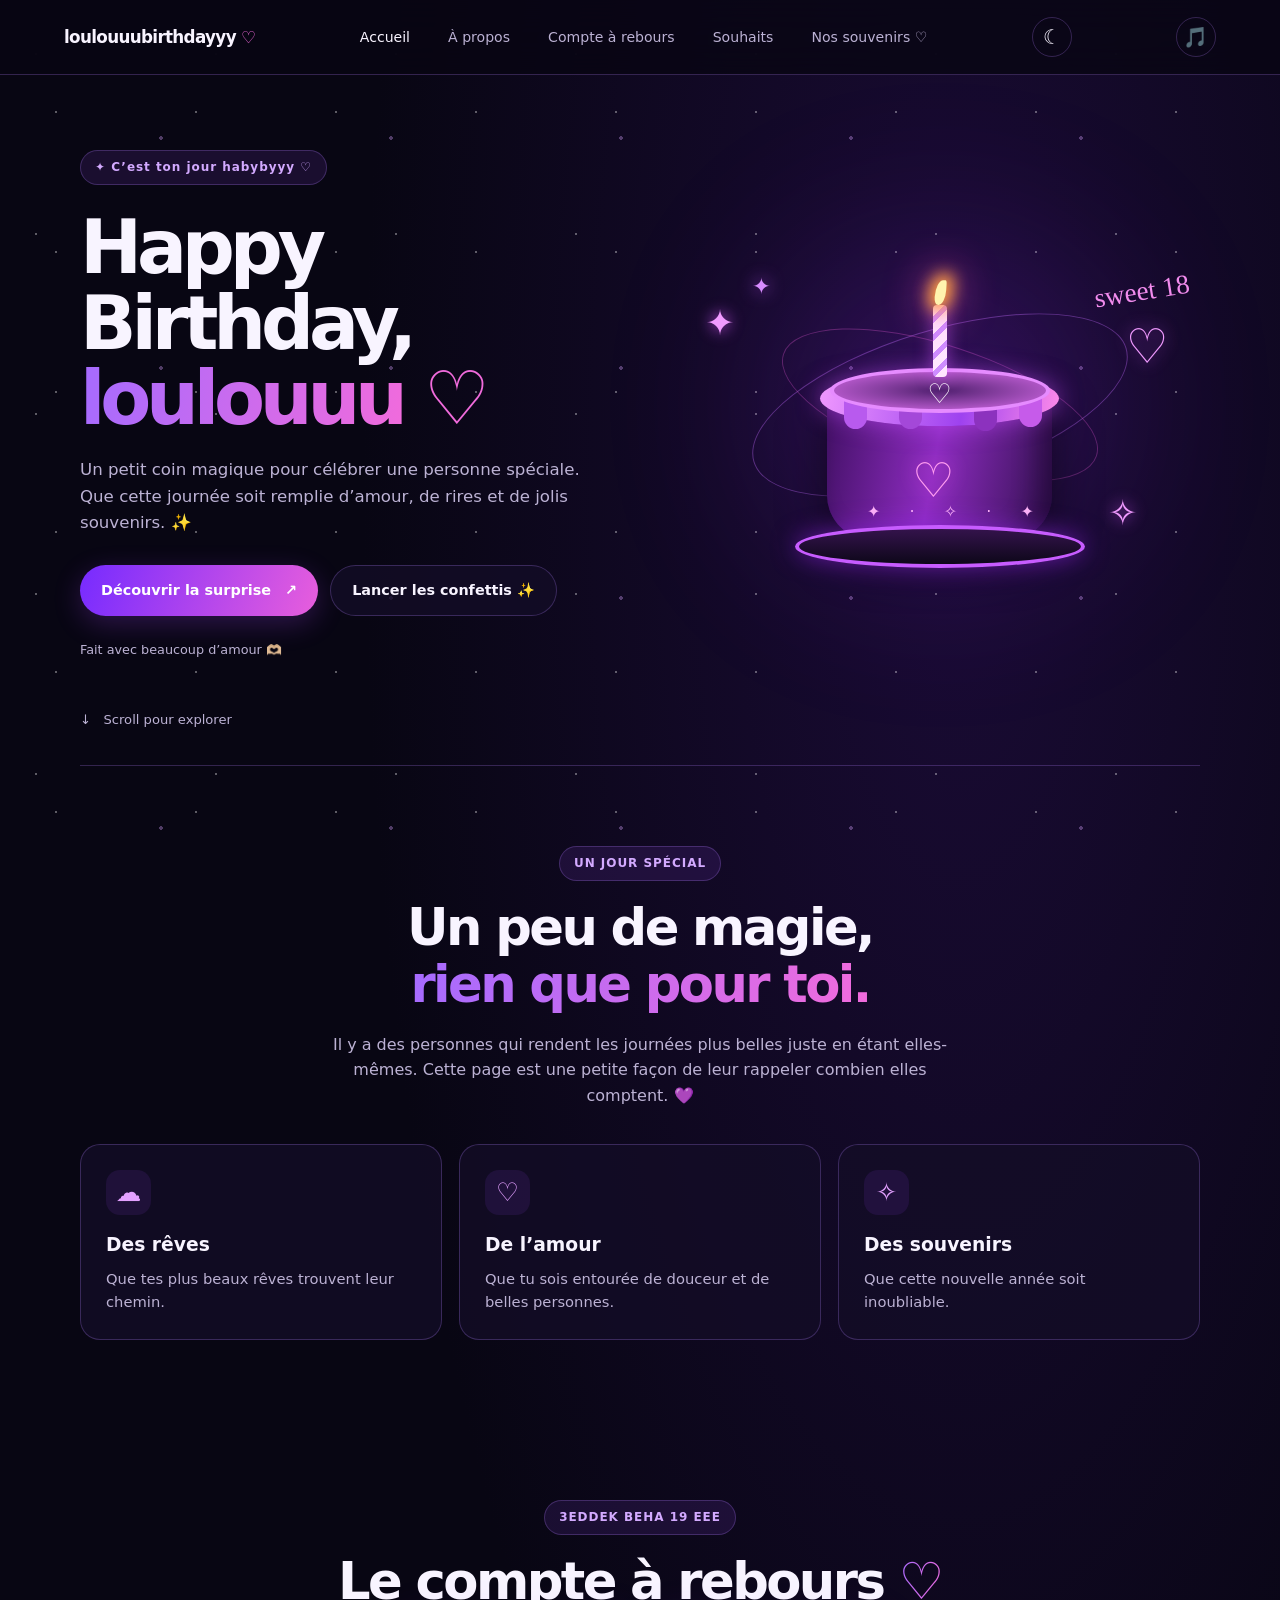
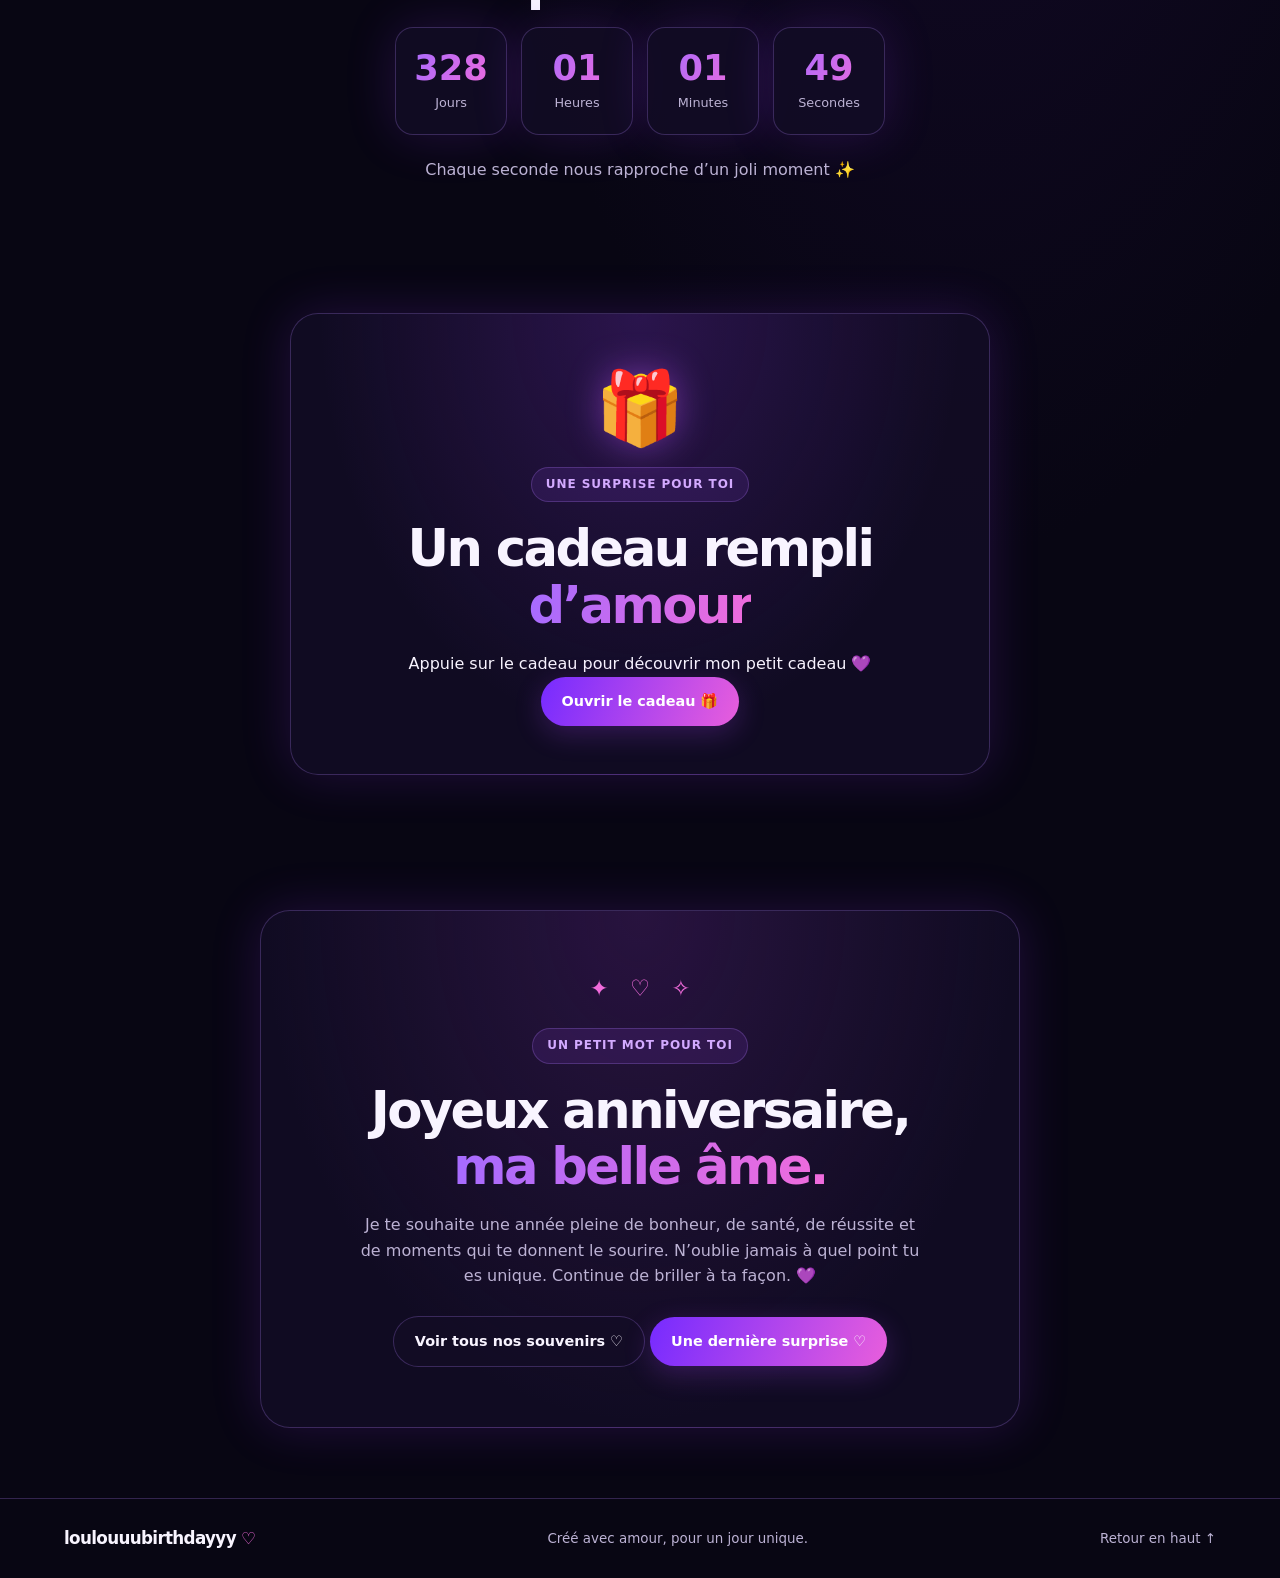
<file: index.html>
<!DOCTYPE html>
<html lang="fr">
<head>
  <meta charset="UTF-8">
  <meta name="viewport" content="width=device-width, initial-scale=1.0">
  <meta name="theme-color" content="#080613">
  <meta name="description" content="Une petite page magique pour célébrer un anniversaire spécial.">
  <title>loulouuubirthdayyy 🫶🏼</title>
  <link rel="stylesheet" href="assets/css/style.css">
  <script src="assets/js/script.js" defer></script>
</head>
<body>
  <div class="stars" aria-hidden="true"></div>
  <header class="navbar">
    <a class="brand" href="#home">loulouuubirthdayyy <span>♡</span></a>
    <button class="menu-toggle" aria-label="Ouvrir le menu" aria-expanded="false">☰</button>
    <nav class="nav-links">
      <a href="#home">Accueil</a>
      <a href="#about">À propos</a>
      <a href="#countdown">Compte à rebours</a>
      <a href="#wishes">Souhaits</a>
      <a href="gallery.html">Nos souvenirs ♡</a>
    </nav>
    <button id="themeToggle" class="icon-button" aria-label="Changer le thème">☾</button>
    <audio id="bg-music" loop>
    <source src="assets/Sting - Shape of My Heart (Lyrics).mp3" type="audio/mpeg">
    </audio>

    <button   class="icon-button" onclick="const music = document.getElementById('bg-music');  music.paused ? music.play() : music.pause();">
      🎵
    </button>
  </header>

  <main>
    <section id="home" class="hero section">
      <div class="hero-copy reveal">
        <span class="eyebrow">✦ C’est ton jour habybyyy ♡</span>
        <h1>Happy Birthday,<br><span>loulouuu</span> <span class="heart">♡</span></h1>
        <p>Un petit coin magique pour célébrer une personne spéciale. Que cette journée soit remplie d’amour, de rires et de jolis souvenirs. ✨</p>
        <div class="hero-actions">
          <a class="button primary" href="#wishes">Découvrir la surprise <span>↗</span></a>
          <button class="button secondary" id="confettiButton">Lancer les confettis ✨</button>
        </div>
        <p class="tiny-note">Fait avec beaucoup d’amour 🫶🏼</p>
      </div>
      <div class="cake-scene reveal" aria-label="Illustration d’un gâteau d’anniversaire">
        <div class="orbit orbit-one"></div><div class="orbit orbit-two"></div>
        <div class="spark spark-a">✦</div><div class="spark spark-b">♡</div><div class="spark spark-c">✧</div>
        <div class="candle"><div class="flame"></div></div>
        <div class="cake-top"><span>♡</span></div>
        <div class="cake-body"><div class="icing"></div><div class="cake-heart">♡</div><div class="sprinkles">✦ · ✧ · ✦</div></div>
        <div class="cake-plate"></div>
        <div class="handwritten">sweet 18 </div>
      </div>
      <a class="scroll-cue" href="#about">↓ &nbsp; Scroll pour explorer</a>
    </section>

    <section id="about" class="section about reveal">
      <div class="section-heading">
        <span class="eyebrow">UN JOUR SPÉCIAL</span>
        <h2>Un peu de magie,<br><span>rien que pour toi.</span></h2>
      </div>
      <p>Il y a des personnes qui rendent les journées plus belles juste en étant elles-mêmes. Cette page est une petite façon de leur rappeler combien elles comptent. 💜</p>
      <div class="mini-cards">
        <article class="mini-card"><span class="card-icon">☁</span><h3>Des rêves</h3><p>Que tes plus beaux rêves trouvent leur chemin.</p></article>
        <article class="mini-card"><span class="card-icon">♡</span><h3>De l’amour</h3><p>Que tu sois entourée de douceur et de belles personnes.</p></article>
        <article class="mini-card"><span class="card-icon">✧</span><h3>Des souvenirs</h3><p>Que cette nouvelle année soit inoubliable.</p></article>
      </div>
    </section>

    <section id="countdown" class="section countdown-section reveal">
      <span class="eyebrow">3EDDEK BEHA 19 EEE</span>
      <h2>Le compte à rebours <span>♡</span></h2>
      
      <div class="countdown" aria-live="polite">
        <div class="time-box"><strong id="days">00</strong><span>Jours</span></div>
        <div class="time-box"><strong id="hours">00</strong><span>Heures</span></div>
        <div class="time-box"><strong id="minutes">00</strong><span>Minutes</span></div>
        <div class="time-box"><strong id="seconds">00</strong><span>Secondes</span></div>
      </div>
      <p id="countdownMessage" class="countdown-message">Chaque seconde nous rapproche d’un joli moment ✨</p>
    </section>

    <section  id="wishes" class="section wishes reveal">
      <div class="gift-card">
        <div class="gift-emoji" aria-hidden="true">🎁</div>
        <span class="eyebrow">UNE SURPRISE POUR TOI</span>
        <h2>Un cadeau rempli <span>d’amour</span></h2>
        <p>Appuie sur le cadeau pour découvrir mon petit cadeau 💜</p>
        <button class="button primary" id="familyGiftButton">Ouvrir le cadeau 🎁</button>
      </div>
    </section>

    <section id="gift" class="section gift-section reveal">
      <div class="wish-card">
        <div class="wish-decoration">✦ &nbsp; ♡ &nbsp; ✧</div>
        <span class="eyebrow">UN PETIT MOT POUR TOI</span>
        <h2>Joyeux anniversaire,<br><span>ma belle âme.</span></h2>
        <p>Je te souhaite une année pleine de bonheur, de santé, de réussite et de moments qui te donnent le sourire. N’oublie jamais à quel point tu es unique. Continue de briller à ta façon. 💜</p>
        <a class="button secondary" href="gallery.html">Voir tous nos souvenirs ♡</a>
        <button class="button primary" id="wishButton">Une dernière surprise ♡</button>
        <p id="secretMessage" class="secret-message" hidden>appy birthday ya rou7i w ya a7la 7aja saretli fi 7yeti ❤️🎂 N7ebek barcha barcha w  ma na3rech kifeh nousseflk  9addeh enti ghalya 3andi w 9addeh wjoudik badelli 7yeti lel a7sen Enti moch juste gf enti okhti w sahebti w rou7i w el 3abd eli dima n7ess m3ah eli denya mazelt fiha 7ajet behin. D5alt l7yeti w badelt fiha barcha 7ajet lel behi, farra7tini fi wa9t eli kont nst7a9 fih chkoun yfarra7ni w khallitni n7ess b7ajet mahelhom ma kontch netwa9a3hom Ma fama 7atta kelma tnajem toussef  9addeh n7ebek w 9addeh n9adderek w n7med raby eli 3raftk❤️🥹
Fi 3id miledik, netmannalek men 9albi kol khir fi denya, netmannalek far7a ma toufech ra7et bel netmana rabi y7a99a9lek kol 7olm fi 9albek w y3awadhlek 3la kol mara t3ebt fehaa  w kol mara bkit Netmannalek dima nchoufek tdh7ek  men 9albek far7ana w merte7a w nchhlh rabbi dima y7ot fi tri9ek nes t7ebek w yba3ed 3lik kol chay ynajjem ydhorek 🥹🤍
W n7ebek ta3ref 7aja lenti 3andek blasa fi 9albi ma ya5ouha 7atta 7ad mahma hazetna denya w daret bina enti dima bech tab9a  ensen 3ziz 3leya N7ebek fi far7ek w fi hoznek fi 9owtek w fi dho3fek w dima n7eb nkoun janbek kif ma enti kont ahsen supporter N7eb nchoufek dima toussel lkol chay tetmaneh w nkounou dima ma badhna n3ichou barcha hajet mezyenin nethakrouhom ki nkebrou ❤️
Kol 3am w enty mzyena Kol 3am w enti far7ti   w a7la cadeau 3tethouli denya
Happy birthday my favorite person, my safe place, w a7la bnaya sghyra fi 7yeti I love you more than words could ever explain ya rou7i ❤️🥹🫶🏻
Urs Youssef
      </div>
    </section>

    <div class="video-modal" id="familyVideoModal" hidden role="dialog" aria-modal="true" aria-label="Vidéo de la famille">
      <div class="video-modal-card">
        <header>
         
    <audio id="bg-music" loop>
    <source src="assets/Sting - Shape of My Heart (Lyrics).mp3" type="audio/mpeg">
    </audio>

    <button   class="icon-button" onclick="const music = document.getElementById('bg-music');  music.paused ? music.play() : music.pause();">
      🎵
    </button> 
        </header>
        <button class="modal-close" id="closeFamilyVideo" aria-label="Fermer">×</button>
        <span class="eyebrow">DE TOUT LE MONDE, AVEC AMOUR</span>
        <h2>Joyeux anniversaire ! 💜</h2>
        <p>Un petit message , rien que pour toi.</p>
        <video id="familyVideo" controls playsinline preload="metadata">
          <source src="assets/media/df9ad599-d411-4755-a5cb-c3de4519834f.mp4" type="video/mp4">
          Ton navigateur ne peut pas lire cette vidéo.
        </video>
        
      </div>
    </div>

    
  </main>

  <footer><a class="brand" href="#home">loulouuubirthdayyy <span>♡</span></a><p>Créé avec amour, pour un jour unique.</p><a href="#home" class="back-top">Retour en haut ↑</a></footer>
  <div id="confettiLayer" class="confetti-layer" aria-hidden="true"></div>
</body>
</html>
</file>
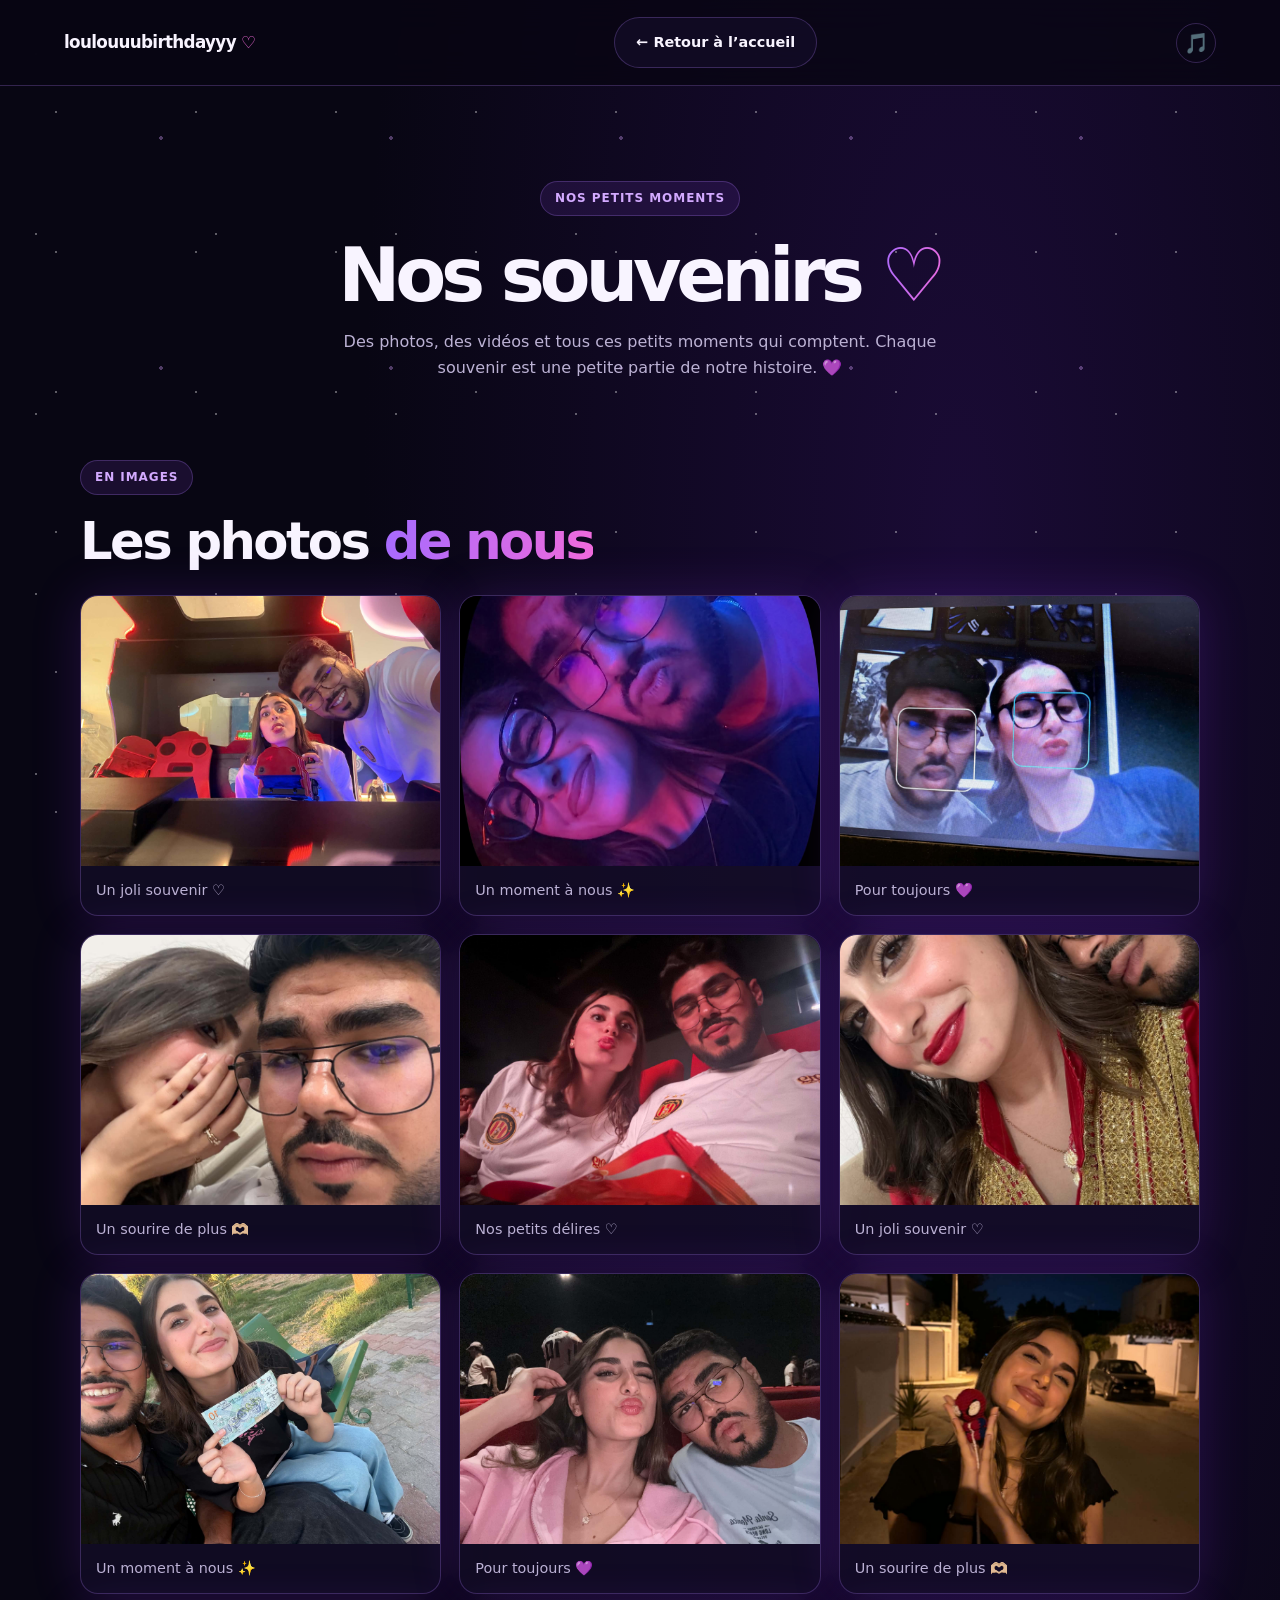
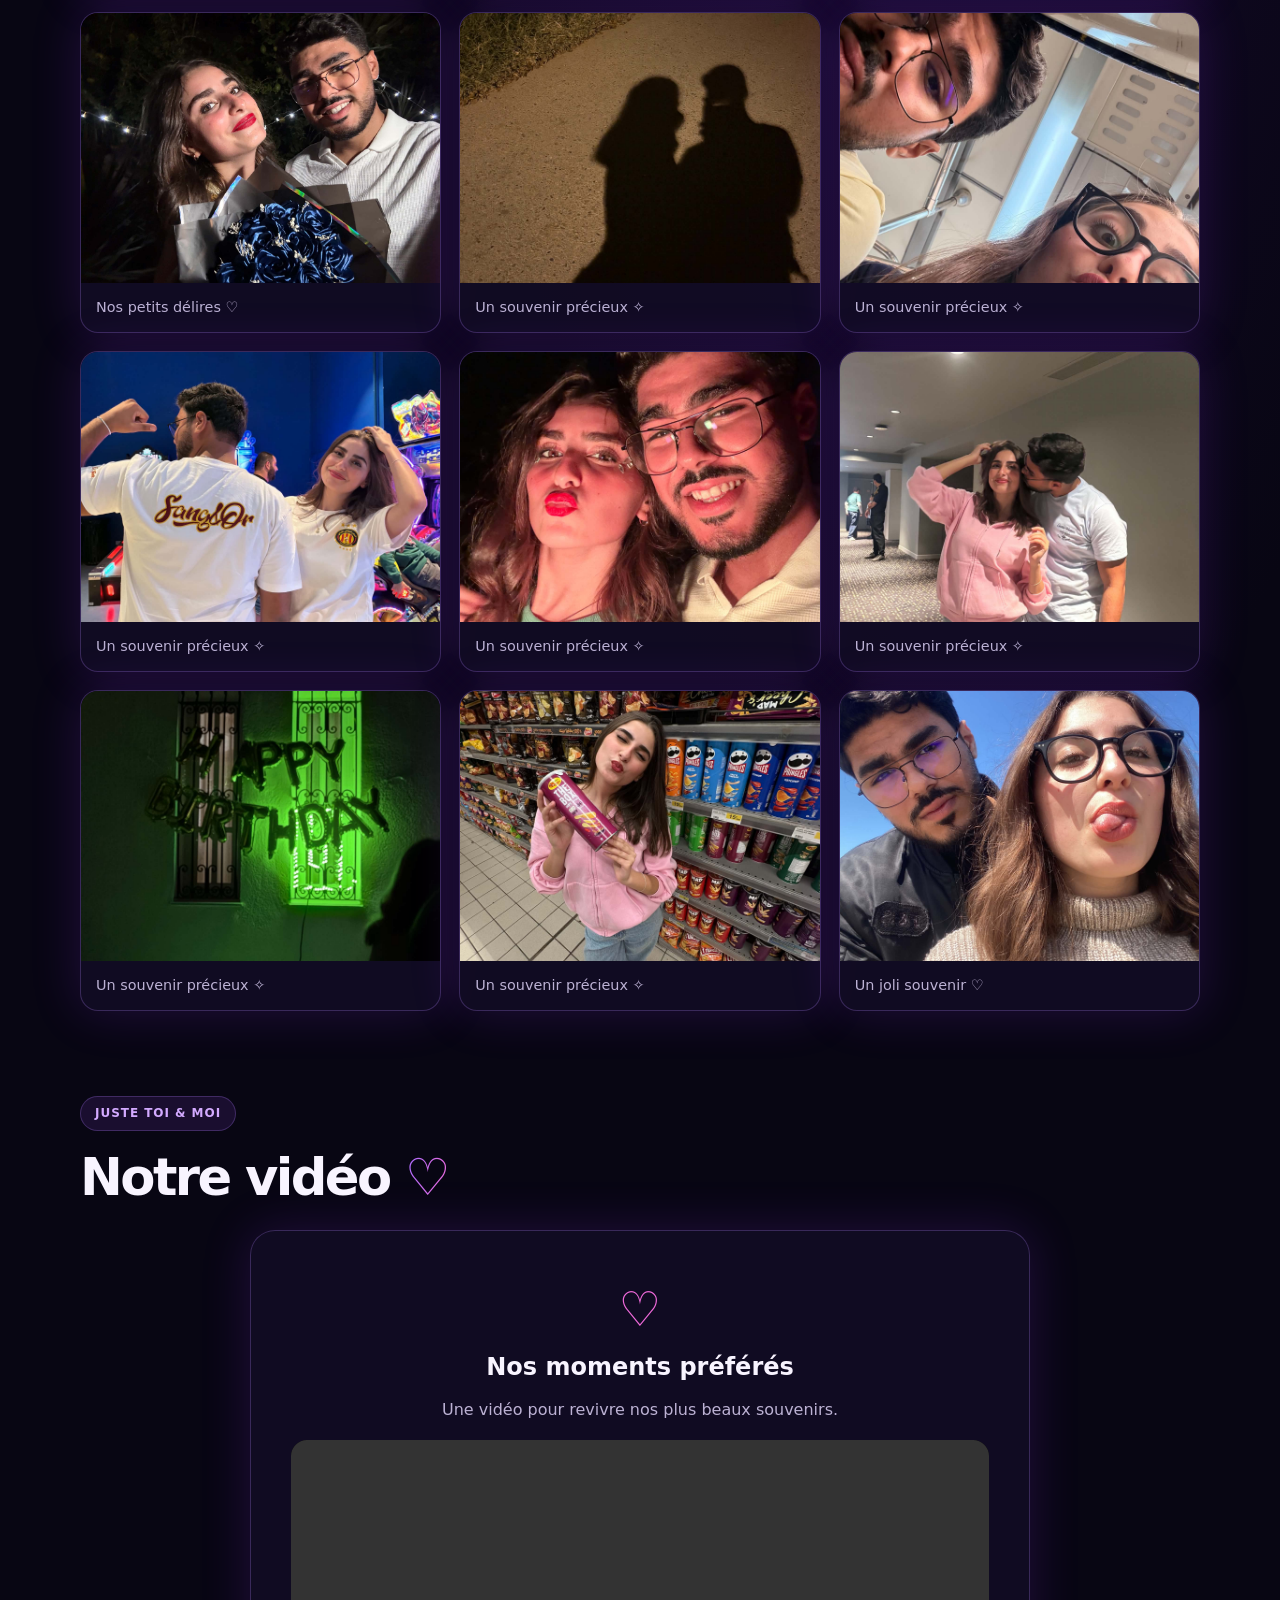
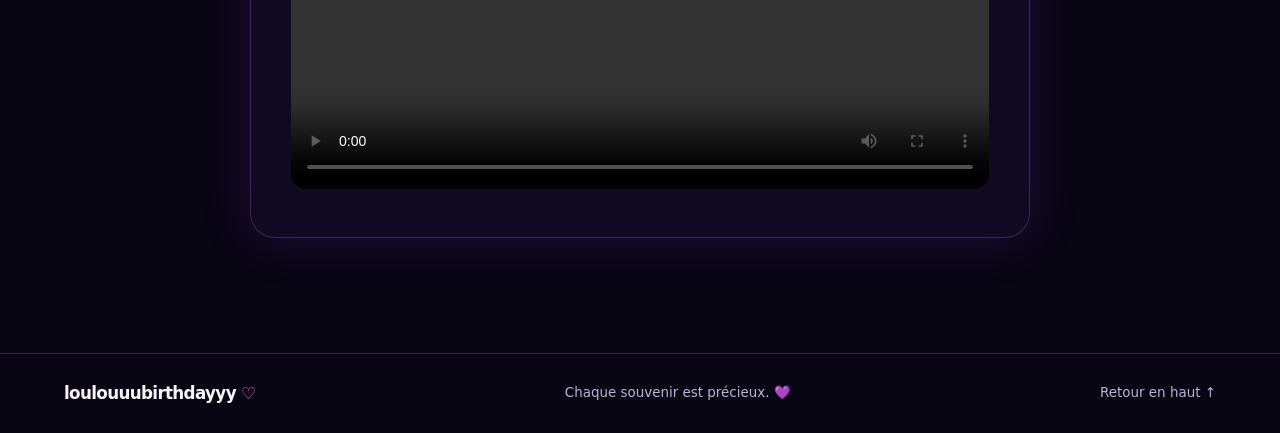
<file: gallery.html>
<!DOCTYPE html>
<html lang="fr">
<head>
  <meta charset="UTF-8">
  <meta name="viewport" content="width=device-width, initial-scale=1.0">
  <meta name="theme-color" content="#080613">
  <title>Nos souvenirs ♡ | loulouuubirthdayyy</title>
  <link rel="stylesheet" href="assets/css/style.css">
  <script src="assets/js/gallery.js" defer></script>
</head>
<body>
  <div class="stars" aria-hidden="true"></div>
  <header class="navbar">
    <a class="brand" href="index.html">loulouuubirthdayyy <span>♡</span></a>
    <a class="button secondary" href="index.html">← Retour à l’accueil</a>
    <audio id="bg-music" loop>
    <source src="assets/Sting - Shape of My Heart (Lyrics).mp3" type="audio/mpeg">
    </audio>

    <button   class="icon-button" onclick="const music = document.getElementById('bg-music');  music.paused ? music.play() : music.pause();">
      🎵
    </button>
  </header>
  <main>
    <section class="section gallery-hero reveal visible">
      <span class="eyebrow">NOS PETITS MOMENTS</span>
      <h1>Nos souvenirs <span>♡</span></h1>
      <p>Des photos, des vidéos et tous ces petits moments qui comptent. Chaque souvenir est une petite partie de notre histoire. 💜</p>
    </section>
    <section class="section gallery-section">
      <div class="gallery-heading">
        <div><span class="eyebrow">EN IMAGES</span><h2>Les photos <span>de nous</span></h2></div>
        
      </div>
      <div class="photo-grid">
        <figure class="photo-card"><img src="assets/media/1.jpg" alt="Souvenir photo 1" onerror="this.parentElement.classList.add('placeholder');this.style.display='none'"><figcaption>Un joli souvenir ♡</figcaption></figure>
        <figure class="photo-card"><img src="assets/media/2.jpg" alt="Souvenir photo 2" onerror="this.parentElement.classList.add('placeholder');this.style.display='none'"><figcaption>Un moment à nous ✨</figcaption></figure>
        <figure class="photo-card"><img src="assets/media/3.jpg" alt="Souvenir photo 3" onerror="this.parentElement.classList.add('placeholder');this.style.display='none'"><figcaption>Pour toujours 💜</figcaption></figure>
        <figure class="photo-card"><img src="assets/media/5.jpg" alt="Souvenir photo 4" onerror="this.parentElement.classList.add('placeholder');this.style.display='none'"><figcaption>Un sourire de plus 🫶🏼</figcaption></figure>
        <figure class="photo-card"><img src="assets/media/6.jpg" alt="Souvenir photo 5" onerror="this.parentElement.classList.add('placeholder');this.style.display='none'"><figcaption>Nos petits délires ♡</figcaption></figure>
        <figure class="photo-card"><img src="assets/media/7.jpg" alt="Souvenir photo 1" onerror="this.parentElement.classList.add('placeholder');this.style.display='none'"><figcaption>Un joli souvenir ♡</figcaption></figure>
        <figure class="photo-card"><img src="assets/media/8.jpg" alt="Souvenir photo 2" onerror="this.parentElement.classList.add('placeholder');this.style.display='none'"><figcaption>Un moment à nous ✨</figcaption></figure>
        <figure class="photo-card"><img src="assets/media/9.jpg" alt="Souvenir photo 3" onerror="this.parentElement.classList.add('placeholder');this.style.display='none'"><figcaption>Pour toujours 💜</figcaption></figure>
        <figure class="photo-card"><img src="assets/media/10.jpg" alt="Souvenir photo 4" onerror="this.parentElement.classList.add('placeholder');this.style.display='none'"><figcaption>Un sourire de plus 🫶🏼</figcaption></figure>
        <figure class="photo-card"><img src="assets/media/11.jpg" alt="Souvenir photo 5" onerror="this.parentElement.classList.add('placeholder');this.style.display='none'"><figcaption>Nos petits délires ♡</figcaption></figure>
        <figure class="photo-card"><img src="assets/media/12.jpg" alt="Souvenir photo 6" onerror="this.parentElement.classList.add('placeholder');this.style.display='none'"><figcaption>Un souvenir précieux ✧</figcaption></figure>
        <figure class="photo-card"><img src="assets/media/13.jpg" alt="Souvenir photo 6" onerror="this.parentElement.classList.add('placeholder');this.style.display='none'"><figcaption>Un souvenir précieux ✧</figcaption></figure>
        <figure class="photo-card"><img src="assets/media/14.jpg" alt="Souvenir photo 6" onerror="this.parentElement.classList.add('placeholder');this.style.display='none'"><figcaption>Un souvenir précieux ✧</figcaption></figure>
        <figure class="photo-card"><img src="assets/media/16.jpg" alt="Souvenir photo 6" onerror="this.parentElement.classList.add('placeholder');this.style.display='none'"><figcaption>Un souvenir précieux ✧</figcaption></figure>
        <figure class="photo-card"><img src="assets/media/17.jpg" alt="Souvenir photo 6" onerror="this.parentElement.classList.add('placeholder');this.style.display='none'"><figcaption>Un souvenir précieux ✧</figcaption></figure>
        <figure class="photo-card"><img src="assets/media/19.jpg" alt="Souvenir photo 6" onerror="this.parentElement.classList.add('placeholder');this.style.display='none'"><figcaption>Un souvenir précieux ✧</figcaption></figure>
        <figure class="photo-card"><img src="assets/media/18.jpg" alt="Souvenir photo 6" onerror="this.parentElement.classList.add('placeholder');this.style.display='none'"><figcaption>Un souvenir précieux ✧</figcaption></figure>
        <figure class="photo-card"><img src="assets/media/20.jpg" alt="Souvenir photo 1" onerror="this.parentElement.classList.add('placeholder');this.style.display='none'"><figcaption>Un joli souvenir ♡</figcaption></figure>
      </div>

      <div class="gallery-heading couple-heading">
        <div><span class="eyebrow">JUSTE TOI & MOI</span><h2>Notre vidéo <span>♡</span></h2></div>
        
      </div>
      <div class="couple-video-card">
        <div class="video-heart">♡</div>
        <h3>Nos moments préférés</h3>
        <p>Une vidéo pour revivre nos plus beaux souvenirs.</p>
        <video controls playsinline preload="metadata">
          <source src="assets/media/nous.mp4.mp4" type="video/mp4">
          
        </video>
        
      </div>
    </section>
  </main>
  <footer><a class="brand" href="index.html">loulouuubirthdayyy <span>♡</span></a><p>Chaque souvenir est précieux. 💜</p><a class="back-top" href="#">Retour en haut ↑</a></footer>
</body>
</html>
</file>
<file: assets/css/style.css>
:root {
  --bg: #080613; --panel: rgba(20, 13, 39, .78); --text: #f8f4ff;
  --muted: #bcb2d4; --purple: #a56bff; --pink: #f16bdc; --line: rgba(181, 128, 255, .25);
  --shadow: 0 0 50px rgba(150, 54, 255, .18);
}
* { box-sizing: border-box; margin: 0; padding: 0; }
html { scroll-behavior: smooth; scroll-padding-top: 90px; }
body { position: relative; min-height: 100vh; overflow-x: hidden; background: radial-gradient(ellipse at 75% 15%, #1a0b35 0, var(--bg) 44%); color: var(--text); font-family: Inter, ui-sans-serif, system-ui, -apple-system, BlinkMacSystemFont, "Segoe UI", sans-serif; line-height: 1.6; }
body.light { --bg: #faf6ff; --panel: rgba(255,255,255,.86); --text: #211331; --muted: #6e607e; --line: rgba(123, 63, 190, .24); background: radial-gradient(ellipse at 75% 15%, #eedcff 0, var(--bg) 48%); }
a { color: inherit; text-decoration: none; }
button { color: inherit; font: inherit; cursor: pointer; }
.navbar { position: sticky; top: 0; z-index: 20; display: flex; align-items: center; justify-content: space-between; gap: 20px; padding: 17px max(5vw, 20px); border-bottom: 1px solid var(--line); background: rgba(8, 6, 19, .78); backdrop-filter: blur(18px); }
.light .navbar { background: rgba(250,246,255,.82); }
.brand { font-weight: 850; letter-spacing: -.04em; font-size: 1.05rem; white-space: nowrap; }
.brand span, .heart { color: var(--pink); }
.nav-links { display: flex; gap: clamp(15px, 3vw, 38px); color: var(--muted); font-size: .88rem; }
.nav-links a:hover, .nav-links a:first-child { color: var(--text); }
.icon-button, .menu-toggle { background: transparent; border: 1px solid var(--line); border-radius: 50%; width: 40px; height: 40px; font-size: 1.25rem; }
.menu-toggle { display: none; border-radius: 12px; }
.section { width: min(1120px, 90%); margin: 0 auto; }
.hero { min-height: 690px; display: grid; grid-template-columns: 1.04fr .96fr; align-items: center; gap: 35px; position: relative; padding-top: 65px; padding-bottom: 95px; }
.hero-copy { position: relative; z-index: 2; }
.eyebrow { display: inline-block; color: #d3aaff; background: rgba(155, 79, 255, .12); border: 1px solid var(--line); border-radius: 999px; padding: 7px 14px; font-size: .75rem; font-weight: 750; letter-spacing: .08em; }
h1 { margin: 25px 0 20px; font-size: clamp(2.8rem, 5.8vw, 5.4rem); letter-spacing: -.07em; line-height: 1.02; }
h1 > span:first-of-type, h2 span { background: linear-gradient(100deg, var(--purple), var(--pink)); color: transparent; background-clip: text; -webkit-background-clip: text; }
.hero-copy > p { color: var(--muted); max-width: 500px; font-size: 1.04rem; }
.hero-actions { display: flex; flex-wrap: wrap; gap: 12px; margin-top: 28px; }
.button { display: inline-flex; align-items: center; justify-content: center; gap: 14px; border-radius: 999px; padding: 13px 21px; border: 1px solid var(--line); font-weight: 750; font-size: .9rem; transition: transform .2s, box-shadow .2s; }
.button:hover { transform: translateY(-3px); box-shadow: var(--shadow); }
.primary { border: 0; background: linear-gradient(110deg, #762bff, #e85edc); color: white; box-shadow: 0 8px 28px rgba(166, 65, 255, .24); }
.secondary { background: var(--panel); }
.tiny-note { margin-top: 24px; font-size: .8rem !important; }
.cake-scene { height: 440px; position: relative; display: grid; place-items: center; isolation: isolate; }
.cake-scene::before { content: ""; position: absolute; width: 300px; height: 280px; border-radius: 50%; background: #9b2bff; filter: blur(100px); opacity: .25; z-index: -1; }
.orbit { position: absolute; border: 1px solid rgba(194, 108, 255, .38); border-radius: 50%; transform: rotate(-17deg); }
.orbit-one { width: 390px; height: 150px; }
.orbit-two { width: 330px; height: 120px; transform: rotate(18deg); border-color: rgba(240, 94, 222, .3); }
.cake-body { position: absolute; top: 200px; width: 225px; height: 155px; border-radius: 25px 25px 45px 45px; background: linear-gradient(100deg, #411064, #8d2cc0 48%, #32104f); box-shadow: inset -14px 0 25px rgba(15,0,30,.4), 0 20px 45px #0008; }
.icing { position: absolute; top: -14px; left: -7px; width: 239px; height: 55px; border-radius: 50%; background: linear-gradient(100deg, #f19aff, #9e42ef 60%, #ff8ce9); box-shadow: 0 0 24px #c84cff99; }
.icing::after { content: ""; position: absolute; left: 24px; top: 20px; width: 23px; height: 38px; background: #b85aee; border-radius: 0 0 12px 12px; box-shadow: 55px 0 #a448d9, 130px 2px #8c32be, 175px -2px #c65bea; }
.cake-top { position: absolute; z-index: 2; top: 183px; width: 220px; height: 45px; border-radius: 50%; background: radial-gradient(ellipse, #51216f, #d66be9); border: 4px solid #e68bff; display: grid; place-items: center; color: #fff; font-size: 1.7rem; }
.cake-heart { position: absolute; top: 57px; left: 85px; color: #ff9cf0; font-size: 3rem; text-shadow: 0 0 18px #ff5eea; }
.sprinkles { position: absolute; bottom: 15px; left: 40px; color: #ffb6f7; letter-spacing: 12px; }
.cake-plate { position: absolute; top: 340px; width: 290px; height: 43px; border-radius: 50%; border: 4px solid #c75cff; background: linear-gradient(#34134c, #0d0719); box-shadow: 0 0 24px #a329ff88; }
.candle { position: absolute; z-index: 3; top: 120px; width: 14px; height: 72px; background: repeating-linear-gradient(135deg, #ffe6ff 0 8px, #ce8dff 8px 13px); border-radius: 4px; box-shadow: 0 0 17px #d65aff88; }
.flame { position: absolute; top: -25px; left: 2px; width: 11px; height: 25px; border-radius: 80% 15% 70% 35%; transform: rotate(4deg); background: #fff3ae; box-shadow: 0 0 15px 7px #ff9d46, 0 0 40px 12px #ff4dc477; animation: flicker .8s infinite alternate; }
.spark { position: absolute; color: #f19bff; font-size: 2.2rem; text-shadow: 0 0 16px #d65aff; animation: float 3s ease-in-out infinite; }
.spark-a { left: 5%; top: 25%; }.spark-b { right: 6%; top: 28%; font-size: 3rem; }.spark-c { right: 12%; bottom: 19%; }
.handwritten { position: absolute; top: 85px; right: 2%; font-family: cursive; color: #f18bed; font-size: 1.7rem; transform: rotate(-9deg); }
.scroll-cue { position: absolute; bottom: 35px; left: 0; color: var(--muted); font-size: .82rem; }
.about { padding: 80px 0; border-top: 1px solid var(--line); }
.section-heading { text-align: center; }
h2 { font-size: clamp(2rem, 4vw, 3.3rem); line-height: 1.1; letter-spacing: -.05em; margin: 18px 0; }
.about > p { max-width: 640px; margin: 20px auto 35px; text-align: center; color: var(--muted); }
.mini-cards { display: grid; grid-template-columns: repeat(3, 1fr); gap: 17px; }
.mini-card { background: var(--panel); border: 1px solid var(--line); border-radius: 20px; padding: 25px; transition: transform .25s, border-color .25s; }
.mini-card:hover { transform: translateY(-5px); border-color: #bb7bff; }
.card-icon { display: inline-grid; place-items: center; width: 45px; height: 45px; border-radius: 14px; color: #e3a1ff; background: #8f40e91e; font-size: 1.6rem; }
.mini-card h3 { margin: 15px 0 7px; }.mini-card p { color: var(--muted); font-size: .92rem; }
.countdown-section { text-align: center; padding: 80px 0; }
.section-subtitle { color: var(--muted); margin: 12px auto 28px; max-width: 600px; font-size: .9rem; }
code { color: #e5a7ff; background: #a950ff18; padding: 2px 5px; border-radius: 5px; }
.countdown { display: flex; justify-content: center; flex-wrap: wrap; gap: 14px; }
.time-box { width: 112px; padding: 19px 10px; background: var(--panel); border: 1px solid var(--line); border-radius: 18px; box-shadow: var(--shadow); }
.time-box strong { display: block; font-size: 2.2rem; line-height: 1.2; background: linear-gradient(120deg, var(--purple), var(--pink)); color: transparent; background-clip: text; }
.time-box span { color: var(--muted); font-size: .8rem; }
.countdown-message { margin-top: 22px; color: var(--muted); }
.wishes { padding: 50px 0 100px; }
.wish-card { text-align: center; max-width: 760px; margin: auto; padding: clamp(28px, 6vw, 60px); border-radius: 30px; border: 1px solid var(--line); background: radial-gradient(ellipse at top, #57247a55, transparent 70%), var(--panel); box-shadow: var(--shadow); }
.wish-decoration { color: var(--pink); font-size: 1.4rem; margin-bottom: 22px; }
.wish-card > p { max-width: 570px; color: var(--muted); margin: 18px auto 27px; }
.secret-message { color: #efb6ff !important; padding: 18px; border: 1px dashed var(--line); border-radius: 16px; animation: fade-up .6s both; }
footer { border-top: 1px solid var(--line); display: flex; align-items: center; justify-content: space-between; flex-wrap: wrap; gap: 15px; padding: 26px 5%; color: var(--muted); font-size: .84rem; }
footer .brand { color: var(--text); }.back-top:hover { color: var(--pink); }
.stars { position: fixed; inset: 0; pointer-events: none; z-index: 0; opacity: .35; background-image: radial-gradient(1px 1px at 20% 30%, #fff 99%, transparent), radial-gradient(2px 2px at 70% 60%, #d8a4ff 99%, transparent), radial-gradient(1px 1px at 40% 80%, #fff 99%, transparent); background-size: 180px 180px, 230px 230px, 140px 140px; }
.reveal { opacity: 0; transform: translateY(22px); transition: opacity .8s ease, transform .8s ease; }
.reveal.visible { opacity: 1; transform: translateY(0); }
.confetti-layer { position: fixed; inset: 0; pointer-events: none; z-index: 50; overflow: hidden; }
.confetti { position: absolute; top: -20px; width: 9px; height: 13px; border-radius: 3px; animation: fall 2.8s linear forwards; }
@keyframes float { 50% { transform: translateY(-13px) rotate(8deg); } }
@keyframes flicker { to { transform: rotate(-6deg) scale(.9); opacity: .85; } }
@keyframes fall { to { transform: translate(var(--drift), 110vh) rotate(720deg); opacity: .15; } }
@keyframes fade-up { from { opacity: 0; transform: translateY(10px); } to { opacity: 1; transform: translateY(0); } }
@media (prefers-reduced-motion: reduce) { *, *::before, *::after { scroll-behavior: auto !important; animation-duration: .01ms !important; transition-duration: .01ms !important; } }
@media (max-width: 800px) {
  .navbar { padding: 12px 5%; gap: 10px; }.brand { font-size: .95rem; }.menu-toggle { display: block; margin-left: auto; }
  .nav-links { display: none; position: absolute; top: 68px; left: 5%; right: 5%; padding: 18px; flex-direction: column; gap: 14px; background: var(--bg); border: 1px solid var(--line); border-radius: 16px; box-shadow: var(--shadow); }
  .nav-links.open { display: flex; }.icon-button { width: 38px; height: 38px; }
  .hero { grid-template-columns: 1fr; padding-top: 65px; gap: 0; min-height: auto; }.hero-copy { text-align: center; }.hero-copy > p { margin-inline: auto; }.hero-actions { justify-content: center; }
  .cake-scene { height: 400px; margin-top: 5px; transform: scale(.9); }.scroll-cue { bottom: 12px; }.mini-cards { grid-template-columns: 1fr; }
}
@media (max-width: 420px) { h1 { font-size: 2.7rem; }.hero-actions .button { width: 100%; }.cake-scene { transform: scale(.76); margin: -20px -35px 0; }.time-box { width: calc(50% - 8px); }.countdown-section, .about { padding: 60px 0; } footer { justify-content: center; text-align: center; flex-direction: column; } }


/* Fix visibilité du fond étoilé et du gâteau, sans image externe */
body > *:not(.stars):not(.confetti-layer) { position: relative; z-index: 1; }
body > .navbar { z-index: 20; }
body > .confetti-layer { z-index: 50; }
.cake-scene { min-width: 0; }
.cake-body, .cake-top, .candle, .cake-plate { display: block; }
.cake-top { display: grid; }
.cake-scene::after {
  content: "✦";
  position: absolute;
  left: 14%;
  top: 19%;
  color: #d88cff;
  font-size: 1.4rem;
  text-shadow: 0 0 18px #c65cff;
  animation: float 2.6s ease-in-out infinite;
}


/* Surprise vidéo + bouton cadeau */
.gift-section { padding: 35px 0 70px; }
.gift-card { text-align: center; max-width: 700px; margin: auto; padding: clamp(28px, 5vw, 48px); border-radius: 28px; border: 1px solid var(--line); background: radial-gradient(ellipse at top, #7a2ecb40, transparent 65%), var(--panel); box-shadow: var(--shadow); }
.gift-emoji { font-size: 4.5rem; line-height: 1.3; margin-bottom: 12px; filter: drop-shadow(0 0 18px #bd5cff77); animation: gift-bounce 2s ease-in-out infinite; }
@keyframes gift-bounce { 0%,100% { transform: translateY(0) rotate(-3deg); } 50% { transform: translateY(-9px) rotate(3deg); } }
.video-modal[hidden] { display: none !important; }
.video-modal { position: fixed; inset: 0; z-index: 100; display: grid; place-items: center; padding: 20px; background: rgba(4, 2, 12, .88); backdrop-filter: blur(12px); }
.video-modal-card { position: relative; width: min(760px, 100%); max-height: 90vh; overflow: auto; padding: clamp(22px, 4vw, 38px); text-align: center; border-radius: 24px; border: 1px solid var(--line); background: var(--bg); box-shadow: 0 0 65px #8d32ff30; }
.video-modal-card h2 { margin-top: 15px; }
.video-modal-card p { color: var(--muted); margin: 8px 0 18px; }
.video-modal-card video { display: block; width: 100%; max-height: 52vh; background: #000; border-radius: 15px; }
.modal-close { position: absolute; right: 13px; top: 9px; width: 38px; height: 38px; border-radius: 50%; border: 1px solid var(--line); background: var(--panel); font-size: 1.6rem; }
.video-help { font-size: .78rem; }


.gallery-hero { padding: 95px 0 55px; text-align: center; }
.gallery-hero h1 { margin: 22px 0 15px; }
.gallery-hero p { color: var(--muted); max-width: 650px; margin: auto; }
.gallery-section { padding-bottom: 90px; }
.gallery-heading { display: flex; justify-content: space-between; align-items: end; gap: 25px; margin: 25px 0; }
.gallery-heading h2 { margin-bottom: 0; }
.gallery-heading > p { color: var(--muted); max-width: 360px; font-size: .88rem; }
.photo-grid { display: grid; grid-template-columns: repeat(3, minmax(0, 1fr)); gap: 18px; }
.photo-card { min-width: 0; overflow: hidden; border: 1px solid var(--line); border-radius: 18px; background: var(--panel); box-shadow: var(--shadow); }
.photo-card img { width: 100%; height: 270px; display: block; object-fit: cover; transition: transform .35s; }
.photo-card:hover img { transform: scale(1.04); }
.photo-card figcaption { padding: 13px 15px; color: var(--muted); font-size: .9rem; }
.photo-card.placeholder { min-height: 280px; display: grid; place-items: center; text-align: center; background: radial-gradient(ellipse at 50% 35%, #6c2ca655, transparent 65%), var(--panel); }
.photo-card.placeholder::before { content: "♡\\A Photo à ajouter"; white-space: pre; color: #dba4ff; font-size: 1.25rem; line-height: 2; }
.couple-heading { margin-top: 85px; }
.couple-video-card { max-width: 780px; margin: 25px auto; text-align: center; padding: clamp(22px, 4vw, 40px); border: 1px solid var(--line); border-radius: 25px; background: var(--panel); box-shadow: var(--shadow); }
.video-heart { font-size: 3rem; color: var(--pink); }
.couple-video-card h3 { font-size: 1.5rem; }
.couple-video-card p, .couple-video-card small { display: block; color: var(--muted); margin: 10px 0 18px; }
.couple-video-card video { width: 100%; max-height: 470px; background: #000; border-radius: 16px; }
@media (max-width: 720px) { .photo-grid { grid-template-columns: repeat(2, minmax(0, 1fr)); }.photo-card img { height: 210px; }.gallery-heading { align-items: start; flex-direction: column; gap: 8px; } }
@media (max-width: 430px) { .photo-grid { grid-template-columns: 1fr; }.photo-card img { height: 280px; } }
video {
  width: 100%;
  height: 100%;
  object-fit: cover;
}
</file>
